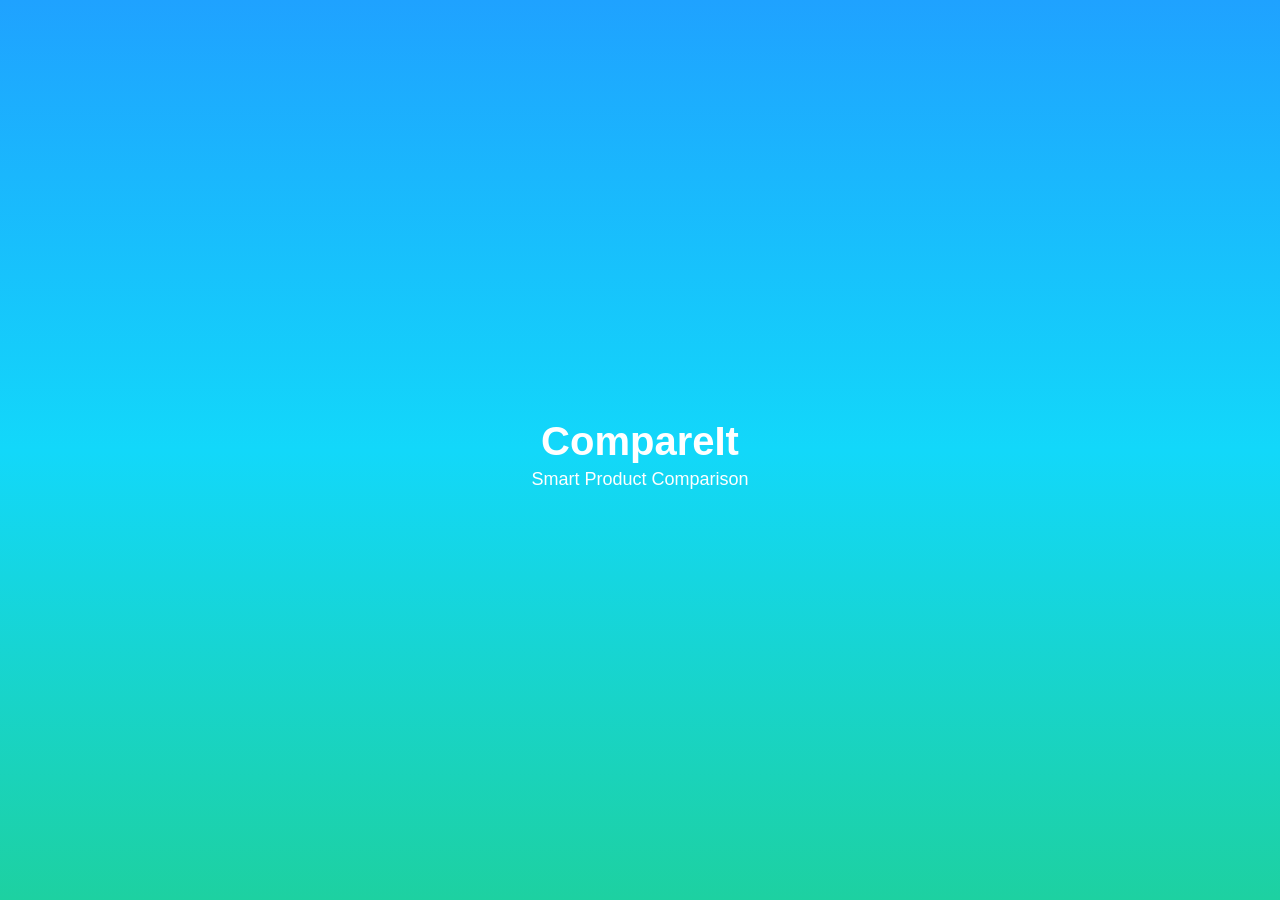
<file: index.html>
<!DOCTYPE html>
<html lang="en">
<head>
    <meta charset="UTF-8">
    <meta name="viewport" content="width=device-width, initial-scale=1.0">
    <title>CompareIt - Intro</title>
    <link rel="stylesheet" href="intro.css">
</head>
<body>

<div id="intro-screen">
    <h1>CompareIt</h1>
    <p>Smart Product Comparison</p>
</div>

<script src="intro.js"></script>
</body>
</html>
</file>
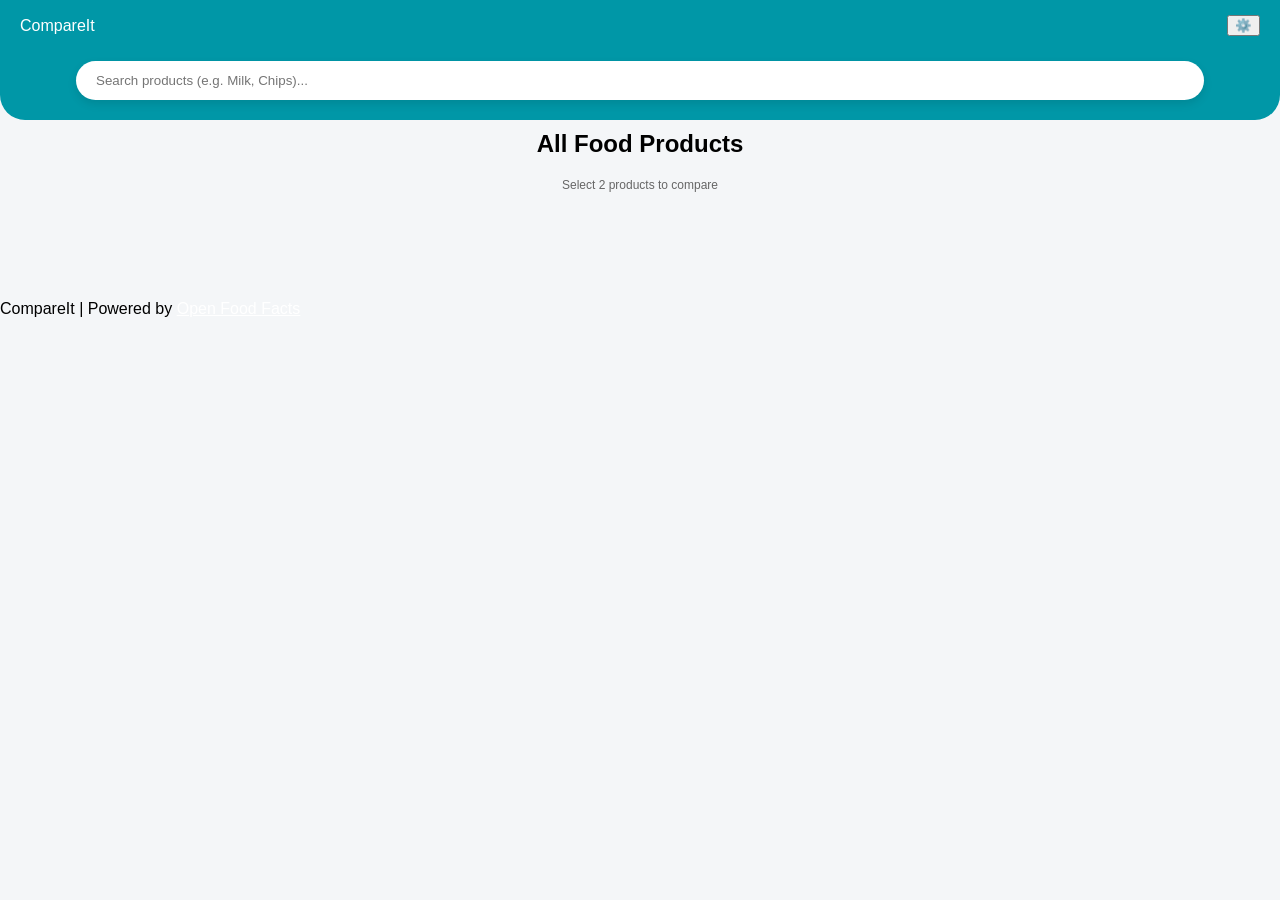
<file: home.html>
<!DOCTYPE html>
<html lang="en">
<head>
    <meta charset="UTF-8">
    <meta name="viewport" content="width=device-width, initial-scale=1.0">
    <title>CompareIt - Fast Food Search</title>
    <link rel="stylesheet" href="home.css">
</head>
<body>

    <header>
        <div class="logo">CompareIt</div>
        <div class="icons">
            <a href="settings.html" style="text-decoration: none;">
                <button id="settings-btn">⚙️</button>
            </a>
        </div>
    </header>

    <div class="search-container">
        <input type="text" id="search-input" placeholder="Search products (e.g. Milk, Chips)...">
    </div>

    <div id="loading" class="hidden">Fetching more products...</div>

    <h2 class="section-title" style="text-align: center; margin-top: 10px;">All Food Products</h2>
    <p style="text-align: center; font-size: 12px; color: #666;">Select 2 products to compare</p>

    <div id="product-list"></div>

    <div id="scroll-anchor" style="height: 50px;"></div>

    <div id="compare-section" class="hidden">
        <div class="compare-header">
            <h3>Comparison Details</h3>
            <button id="close-compare">✖ Close</button>
        </div>

        <div class="compare-container">
            <div id="compare1" class="compare-card"></div>
            <div id="compare-vs">VS</div>
            <div id="compare2" class="compare-card"></div>
        </div>

        <div id="full-details-area"></div>
    </div>

    <footer>
        <p>CompareIt | Powered by <a href="https://world.openfoodfacts.org/" target="_blank" style="color:white;">Open Food Facts</a></p>
    </footer>

    <script src="home.js"></script>
</body>
</html>
</file>
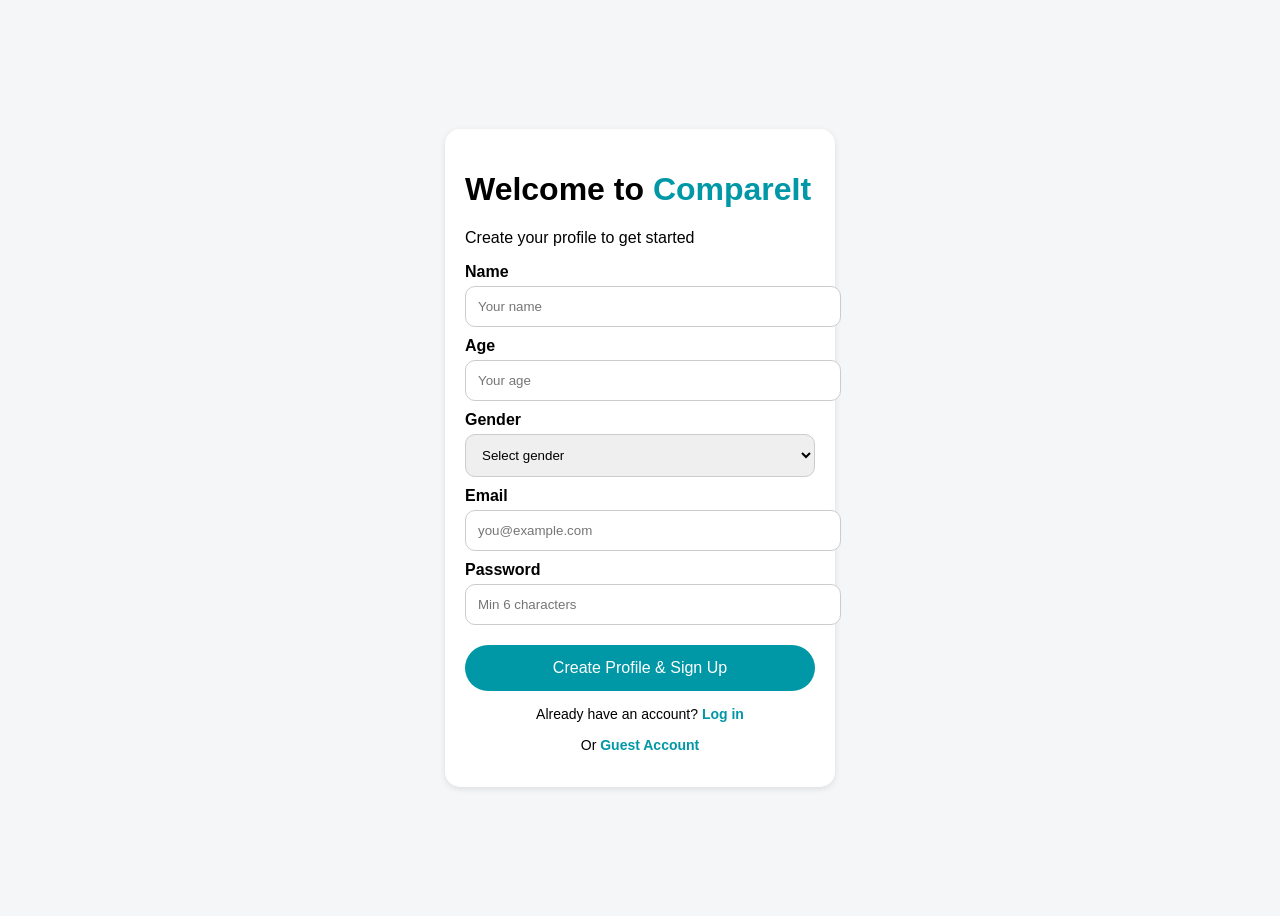
<file: login.html>
<!DOCTYPE html>
<html lang="en">
<head>
    <meta charset="UTF-8">
    <meta name="viewport" content="width=device-width, initial-scale=1.0">
    <title>CompareIt - Login</title>
    <link rel="stylesheet" href="login.css">
</head>
<body>

    <div id="login-screen">
        <h1>Welcome to <span class="brand">CompareIt</span></h1>
        <p class="subtitle">Create your profile to get started</p>

        <div class="login-box">
            <label>Name</label>
            <input type="text" id="name" placeholder="Your name">

            <label>Age</label>
            <input type="number" id="age" placeholder="Your age">

            <label>Gender</label>
            <select id="gender">
                <option value="">Select gender</option>
                <option>Male</option>
                <option>Female</option>
            </select>

            <label>Email</label>
            <input type="email" id="email" placeholder="you@example.com">

            <label>Password</label>
            <input type="password" id="password" placeholder="Min 6 characters">

            <button onclick="handleLogin()">Create Profile & Sign Up</button>
        </div>

        <p class="toggle">Already have an account? <a href="#" onclick="showLogin()">Log in</a></p>
        <p class="toggle">Or <a href="#" onclick="handleGuest()">Guest Account</a></p>
    </div>

    <script src="login.js"></script>
</body>
</html>
</file>
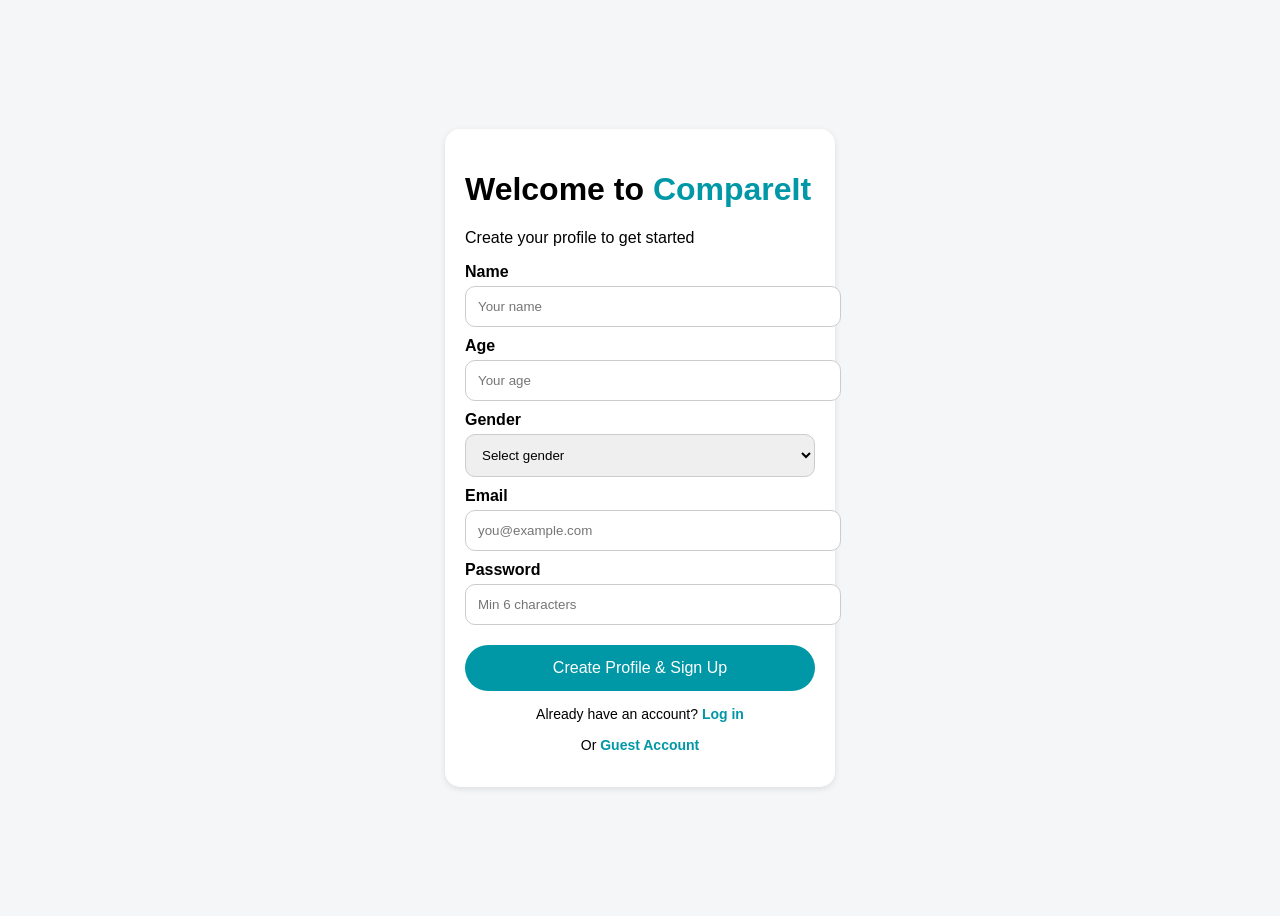
<file: settings.html>
‎<!DOCTYPE html>
<html lang="en">
<head>
    <meta charset="UTF-8">
    <meta name="viewport" content="width=device-width, initial-scale=1.0">
    <title>CompareIt - Settings</title>
    <link rel="stylesheet" href="settings.css">
</head>
<body>

    <header>
        <div class="back-btn" onclick="history.back()">⬅ Back</div>
        <h1>Settings</h1>
    </header>

    <div class="settings-container">
        <div class="profile-box">
            <h2>Profile Details</h2>
            <hr>
            <p><strong>Name:</strong> <span id="display-name">Loading...</span></p>

            <div id="extra-details">
                <p><strong>Age:</strong> <span id="display-age"></span></p>
                <p><strong>Gender:</strong> <span id="display-gender"></span></p>
                <p><strong>Email:</strong> <span id="display-email"></span></p>
            </div>
        </div>

        <button class="logout-btn" onclick="handleLogout()">Logout</button>
    </div>

    <script src="settings.js"></script>
</body>
</html>
</file>
<file: intro.css>
Body {
    margin: 0;
    font-family: Arial, sans-serif;
}

#intro-screen {
    height: 100vh;
    display: flex;
    flex-direction: column;
    justify-content: center;
    align-items: center;
    background: linear-gradient(180deg, #1fa2ff, #12d8fa, #1dd1a1);
    color: white;
}

#intro-screen h1 {
    font-size: 40px;
    margin-bottom: 5px; /* ഹെഡിങ്ങിന് താഴെയുള്ള ഗ്യാപ്പ് കുറച്ചു */
}

#intro-screen p {
    font-size: 18px;
    margin-top: 0; /* പാരഗ്രാഫിന് മുകളിലുള്ള ഗ്യാപ്പ് ഒഴിവാക്കി */
}
</file>
<file: home.css>
body {
    background: #f4f6f8;
    font-family: 'Segoe UI', Tahoma, Geneva, Verdana, sans-serif;
    margin: 0;
    padding-bottom: 150px;
}

header {
    display: flex; justify-content: space-between; align-items: center;
    background: #0097a7; color: white; padding: 15px 20px;
    position: sticky; top: 0; z-index: 100;
}

.hidden { display: none !important; }

.search-container {
    background: #0097a7;
    padding: 10px 0 20px 0;
    border-radius: 0 0 25px 25px;
}

#search-input {
    width: 85%; margin: 0 auto; display: block;
    padding: 12px 20px; border-radius: 25px; border: none; outline: none;
    box-shadow: 0 4px 10px rgba(0,0,0,0.1);
}

#product-list {
    display: grid; grid-template-columns: repeat(auto-fill, minmax(160px, 1fr));
    gap: 15px; padding: 15px;
}

/* Skeleton Loading Animation - Speed കൂട്ടാൻ സഹായിക്കും */
.skeleton-card {
    height: 180px;
    background: linear-gradient(90deg, #ececec 25%, #f5f5f5 50%, #ececec 75%);
    background-size: 200% 100%;
    animation: shimmer 1.5s infinite;
    border-radius: 15px;
}

@keyframes shimmer {
    0% { background-position: 200% 0; }
    100% { background-position: -200% 0; }
}

.product-card {
    background: white; border-radius: 15px; padding: 10px;
    position: relative; box-shadow: 0 4px 6px rgba(0,0,0,0.05);
    transition: transform 0.2s; border: 2px solid transparent; cursor: pointer;
}

.product-card:active { transform: scale(0.95); }
.product-card img { width: 100%; height: 110px; object-fit: contain; border-radius: 8px; }

.select-indicator {
    position: absolute; top: 10px; right: 10px; width: 22px; height: 22px;
    border: 2px solid #0097a7; border-radius: 50%; background: white;
}

.product-card.selected { border-color: #0097a7; background: #e0f7fa; }
.product-card.selected .select-indicator {
    background: #0097a7; box-shadow: inset 0 0 0 3px white;
}

#compare-section {
    position: fixed; bottom: 0; left: 0; right: 0;
    max-height: 70vh; background: white; 
    box-shadow: 0 -5px 25px rgba(0,0,0,0.2);
    padding: 15px; z-index: 1000; border-radius: 20px 20px 0 0;
    overflow-y: auto;
}

.compare-header { display: flex; justify-content: space-between; margin-bottom: 10px; border-bottom: 2px solid #eee; padding-bottom: 5px;}
.compare-container { display: flex; align-items: center; justify-content: space-around; padding: 10px 0; }
.compare-card { text-align: center; width: 45%; }
.compare-card img { width: 60px; height: 60px; object-fit: contain; }
#full-details-area { margin-top: 15px; font-size: 13px; }
.detail-row { display: flex; justify-content: space-between; border-bottom: 1px solid #f0f0f0; padding: 10px 0; }
.detail-col { width: 48%; color: #333; }
.detail-label { font-weight: bold; color: #0097a7; font-size: 11px; text-transform: uppercase; }
.off-link { color: #0097a7; text-decoration: none; font-weight: bold; font-size: 11px; }

#loading { text-align: center; padding: 10px; color: #0097a7; font-weight: bold; }
</file>
<file: login.css>
body {
    background: #f4f6f8;
    font-family: Arial, sans-serif;
    height: 100vh;
    display: flex;
    flex-direction: column;
    justify-content: center;
    align-items: center;
}

#login-screen {
    padding: 20px;
    background: white;
    border-radius: 15px;
    box-shadow: 0 2px 6px rgba(0,0,0,0.1);
    width: 350px;
    text-align: left;
}

.brand {
    color: #0097a7;
}

.login-box label {
    font-weight: bold;
    display: block;
    margin-top: 10px;
}

.login-box input,
.login-box select {
    width: 100%;
    padding: 12px;
    margin-top: 5px;
    border-radius: 10px;
    border: 1px solid #ccc;
}

.login-box button {
    width: 100%;
    margin-top: 20px;
    padding: 14px;
    background: #0097a7;
    color: white;
    border: none;
    border-radius: 25px;
    font-size: 16px;
}

.toggle {
    margin-top: 15px;
    font-size: 14px;
    text-align: center;
}

.toggle a {
    color: #0097a7;
    text-decoration: none;
    font-weight: bold;
}

.toggle a:hover {
    text-decoration: underline;
}
</file>
<file: settings.css>
body {
    font-family: Arial, sans-serif;
    background-color: #f4f6f8;
    margin: 0;
    padding: 20px;
}

header {
    display: flex;
    align-items: center;
    margin-bottom: 20px;
}

.back-btn {
    cursor: pointer;
    font-size: 18px;
    color: #0097a7;
    margin-right: 20px;
}

.settings-container {
    max-width: 400px;
    margin: 0 auto;
}

.profile-box {
    background: white;
    padding: 20px;
    border-radius: 15px;
    box-shadow: 0 2px 10px rgba(0,0,0,0.1);
}

.profile-box h2 {
    color: #0097a7;
    margin-top: 0;
}

.profile-box p {
    font-size: 16px;
    margin: 10px 0;
    color: #333;
}

.logout-btn {
    width: 100%;
    margin-top: 20px;
    padding: 15px;
    background: #e53935;
    color: white;
    border: none;
    border-radius: 10px;
    font-size: 16px;
    cursor: pointer;
}

.logout-btn:hover {
    background: #c62828;
}
</file>
